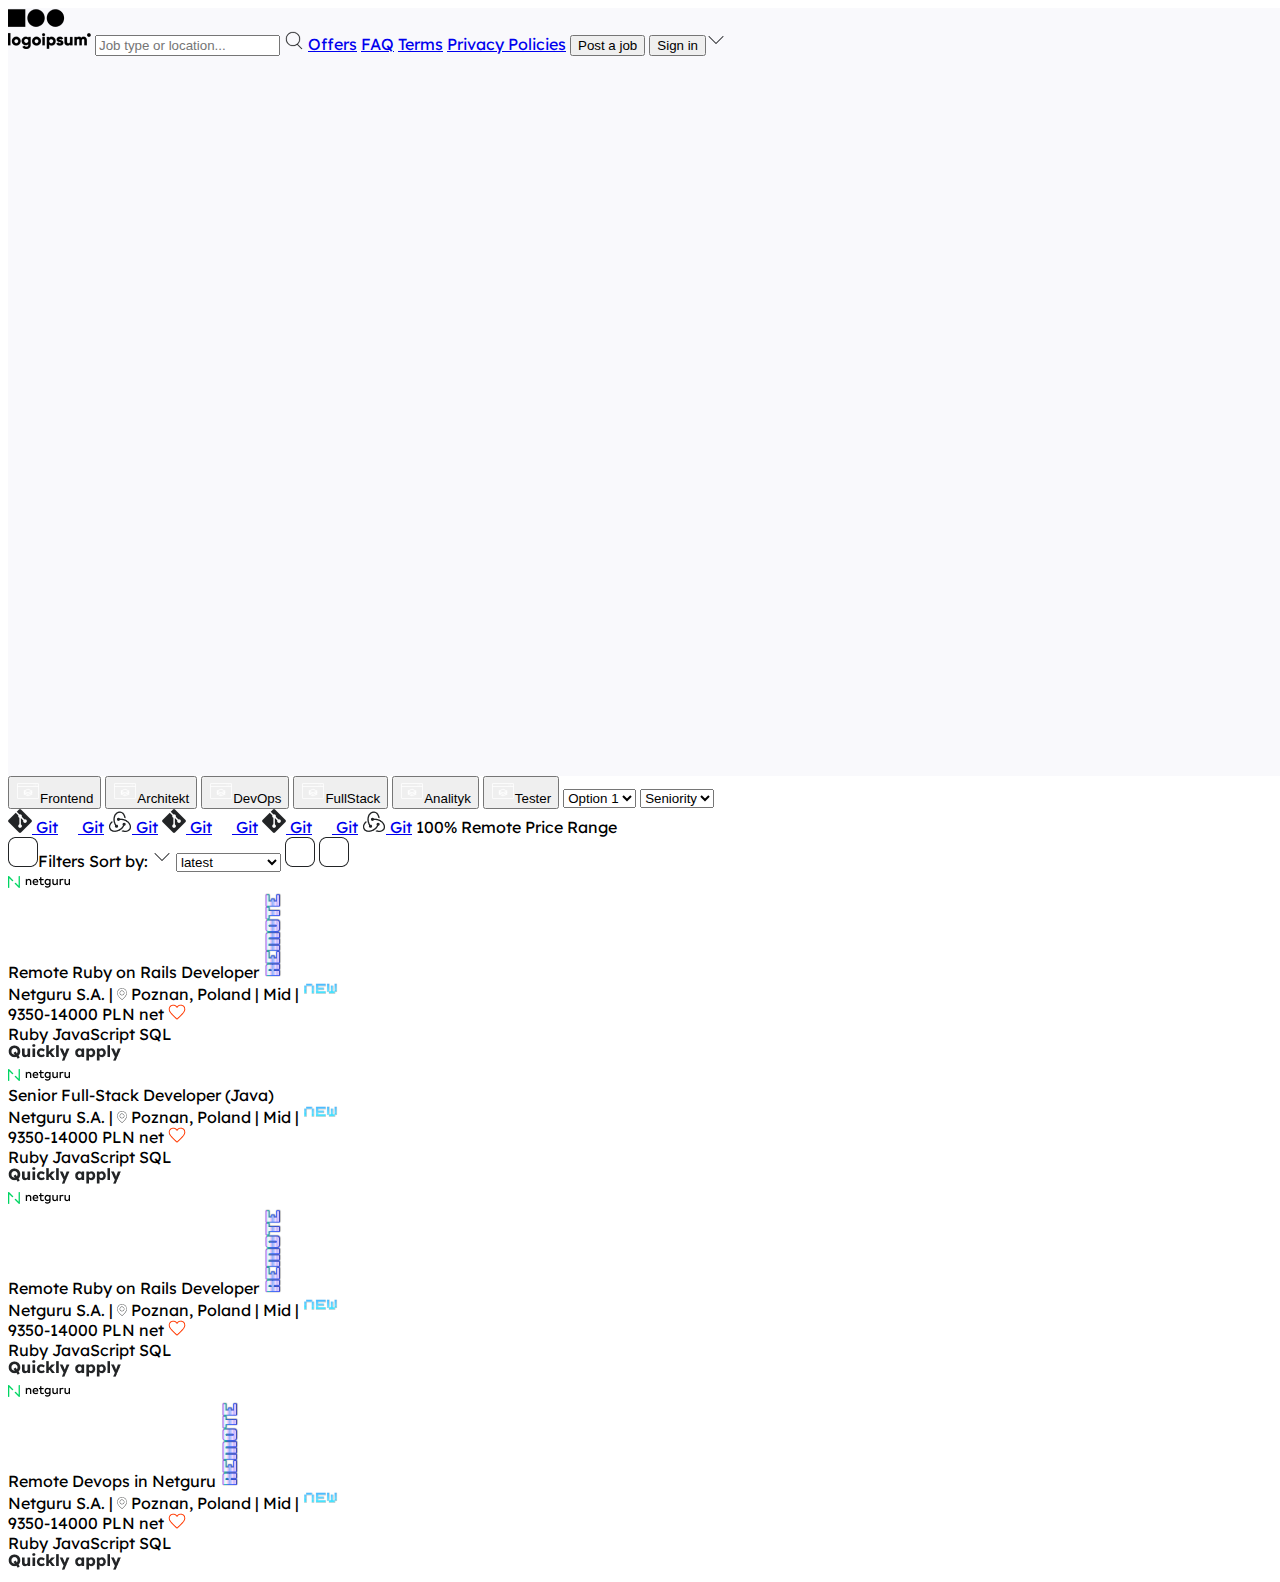
<file: Homework/index.html>
<!DOCTYPE html>

<html lang="en">

<head>
    <meta charset="utf-8" />
    <meta name="description" content="Strona treningowa do kursu HTML" />
    <meta name="author" content="Paweł S" />
    <meta name="keywords" content="pierwsza strona, trening, kurs, html, devstock" />
    <link rel="stylesheet" href="style.css" />
    <title>Homework HTML/CSS</title>
    <style>
        @import url('https://fonts.googleapis.com/css2?family=Lexend+Deca&display=swap');
    </style>
</head>

<body>
    <div class="container">
        <img src="./images/place-holder-logo 1.png">
        <input name="searchbar" type="search" placeholder="Job type or location...">
        <img src="./images/icon _ search.svg">
        <a href="file.html" target="_parent">Offers</a>
        <a href="file.html" target="_parent">FAQ</a>
        <a href="file.html" target="_parent">Terms</a>
        <a href="file.html" target="_parent">Privacy Policies</a>
        <button>Post a job</button>
        <button>Sign in</button><img src="./images/icon _ arrow down-black.png">
    </div>
    <div>
        <button><img src="./images/noun-fullstack-4517026.png" alt="ikonka">Frontend</button>
        <button><img src="./images/noun-fullstack-4517026.png" alt="ikonka">Architekt</button>
        <button><img src="./images/noun-fullstack-4517026.png" alt="ikonka">DevOps</button>
        <button><img src="./images/noun-fullstack-4517026.png" alt="ikonka">FullStack</button>
        <button><img src="./images/noun-fullstack-4517026.png" alt="ikonka">Analityk</button>
        <button><img src="./images/noun-fullstack-4517026.png" alt="ikonka">Tester</button>
        <select>
            <option>Option 1</option>
            <option>Option 2</option>
            <option>Option 3</option>
            <option>Option 4</option>
            <option>Option 5</option>
            <option>Option 6</option>
        </select>
        <select>
            <option>Seniority</option>
            <option>Option 2</option>
            <option>Option 3</option>
            <option>Option 4</option>
            <option>Option 5</option>
            <option>Option 6</option>
        </select>
    </div>
    <div>
        <span>
            <a href="page.html" target="_parent"><img src="images/Vector1.png"> Git</a>
            <a href="page.html" target="_parent"><img src="images/Vector2.png"> Git</a>
            <a href="page.html" target="_parent"><img src="images/Vector.png"> Git</a>
            <a href="page.html" target="_parent"><img src="images/Vector1.png"> Git</a>
            <a href="page.html" target="_parent"><img src="images/Vector2.png"> Git</a>
            <a href="page.html" target="_parent"><img src="images/Vector1.png"> Git</a>
            <a href="page.html" target="_parent"><img src="images/Vector2.png"> Git</a>
            <a href="page.html" target="_parent"><img src="images/Vector.png"> Git</a>
        </span>
        <span>
            <buton>100% Remote</buton>
            <buton>Price Range</buton>

        </span>
    </div>
    <div>
        <span><img src="images/Rectangle.png" alt="filters">Filters</span>
        <span>Sort by: <img src="images/icon _ arrow down-black.png">
            <select>
                <option selected>latest</option>
                <option>oldest</option>
                <option>highest salary</option>
                <option>lowest salary</option>
            </select></span>
        <img src="images/Rectangle.png">
        <img src="images/Rectangle.png">
    </div>
    <div>
        <div>
            <img src="images/Bitmap.png">
        </div>
        <div>
            <div>
                Remote Ruby on Rails Developer <img src="images/cooltext407791665034575 4.png">
            </div>
            <div>Netguru S.A. | <img src="images/map.png" alt="location"> Poznan, Poland | Mid | <img
                    src="images/coollogo_com-29208220 3.png" alt="new"></div>
        </div>
        <div>
            <div>
                9350-14000 PLN net <img src="images/heart.png" alt="heart">
            </div>
            <div>
                <span>Ruby</span>
                <span>JavaScript</span>
                <span>SQL</span>
            </div>

        </div>
        <div><img src="images/Remote Ruby on Rails.png" alt="Remote"></div>
    </div>

    <div>
        <div>
            <img src="images/Bitmap.png">
        </div>
        <div>
            <div>
                Senior Full-Stack Developer (Java)
            </div>
            <div>Netguru S.A. | <img src="images/map.png" alt="location"> Poznan, Poland | Mid | <img
                    src="images/coollogo_com-29208220 3.png" alt="new"></div>
        </div>
        <div>
            <div>
                9350-14000 PLN net <img src="images/heart.png" alt="heart">
            </div>
            <div>
                <span>Ruby</span>
                <span>JavaScript</span>
                <span>SQL</span>
            </div>

        </div>
        <div><img src="images/Remote Ruby on Rails.png" alt="Remote"></div>
    </div>

    <div>
        <div>
            <img src="images/Bitmap.png">
        </div>
        <div>
            <div>
                Remote Ruby on Rails Developer <img src="images/cooltext407791665034575 4.png">
            </div>
            <div>Netguru S.A. | <img src="images/map.png" alt="location"> Poznan, Poland | Mid | <img
                    src="images/coollogo_com-29208220 3.png" alt="new"></div>
        </div>
        <div>
            <div>
                9350-14000 PLN net <img src="images/heart.png" alt="heart">
            </div>
            <div>
                <span>Ruby</span>
                <span>JavaScript</span>
                <span>SQL</span>
            </div>

        </div>
        <div><img src="images/Remote Ruby on Rails.png" alt="Remote"></div>
    </div>

    <div>
        <div>
            <img src="images/Bitmap.png">
        </div>
        <div>
            <div>
                Remote Devops in Netguru <img src="images/cooltext407791665034575 4.png">
            </div>
            <div>Netguru S.A. | <img src="images/map.png" alt="location"> Poznan, Poland | Mid | <img
                    src="images/coollogo_com-29208220 3.png" alt="new"></div>
        </div>
        <div>
            <div>
                9350-14000 PLN net <img src="images/heart.png" alt="heart">
            </div>
            <div>
                <span>Ruby</span>
                <span>JavaScript</span>
                <span>SQL</span>
            </div>

        </div>
        <div><img src="images/Remote Ruby on Rails.png" alt="Remote"></div>
    </div>
</body>

</html>
</file>
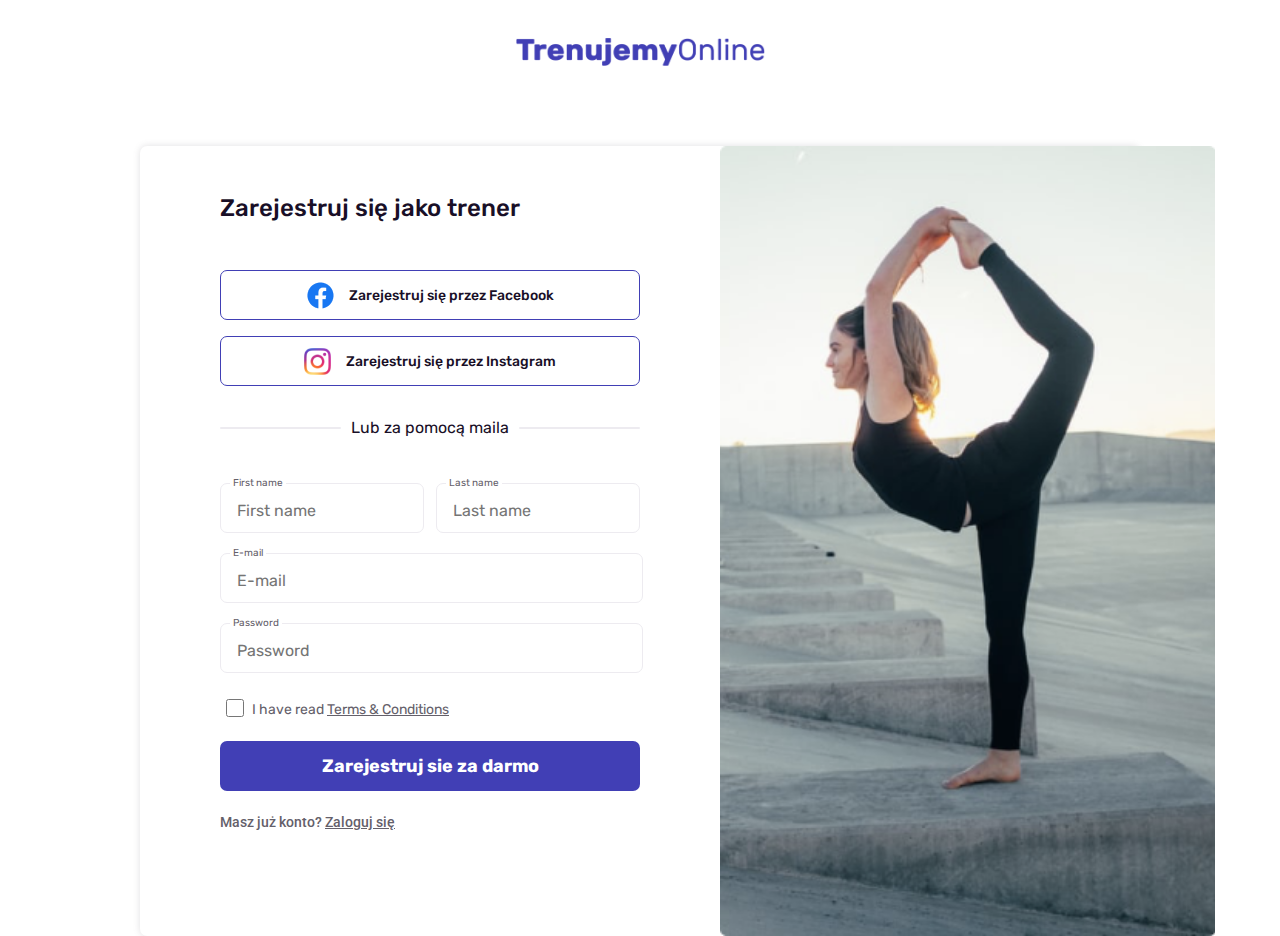
<file: registration-page/form.html>
<!DOCTYPE html>

<html lang="en">

<head>
    <meta charset="utf-8" />
    <meta name="description" content="Strona treningowa do kursu HTML">
    <meta name="author" content="Paweł S">
    <meta name="keywords" content="pierwsza strona, trening, kurs, html, devstock">

    <title>Strona treningowa</title>

    <link rel="preconnect" href="https://fonts.googleapis.com">
    <link rel="preconnect" href="https://fonts.gstatic.com" crossorigin>
    <link href="https://fonts.googleapis.com/css2?family=Roboto&family=Rubik:wght@400;500;700&display=swap"
        rel="stylesheet">
    <link rel="stylesheet" href="style.css" />
</head>

<body>
    <img src="images/logo.png" width="249px" />
    <div class="main">
        <div class="left">
            <div class="zarejestruj">Zarejestruj się jako trener</div>
            <div><button id="social_media"><img src="images/fb.png">Zarejestruj się przez Facebook</button></div>
            <div><button id="social_media"><img src="images/instagram.png">Zarejestruj się przez Instagram</button>
            </div>
            <div class="divider">
                <div></div>
                <span>Lub za pomocą maila</span>
                <div></div>
            </div>
            <div class="wrapper">
                <div class="form-short">
                    <label class="label">First name</label>
                    <input class="field-short" type="text" placeholder="First name" name="name">
                </div>
                <div class="form-short">
                    <label class="label">Last name</label>
                    <input class="field-short" type="text" placeholder="Last name" name="name">
                </div>
            </div>
            <div class="wrapper2">
                <div class="form-long">
                    <label class="label">E-mail</label>
                    <input class="field-long" type="email" placeholder="E-mail" name="mail">
                </div>
                <div class="form-long">
                    <label class="label">Password</label>
                    <input class="field-long" type="password" placeholder="Password" name="pass">
                </div>
            </div>

            <div class="terms"><input type="checkbox" class="checkbox">I have read <a href="terms.txt" target="_blank">
                    Terms & Conditions</a></div>
            <div><button class="zarejestruj-button" type="submit">Zarejestruj sie za darmo</button></div>
            <div class="zaloguj">Masz już konto? <a href="loginpage.html" target="_parent">Zaloguj się</a> </div>

        </div>
        <div class="right"><img src="images/image 37.png" height="790px"></div>


    </div>

</body>

</html>
</file>
<file: Homework/style.css>
body {
  font-family: "Lexend Deca", sans-serif;
  /*  justify-content: center;
  display: flex;*/
}

.container {
  width: 1366px;
  height: 768px;
  background-color: #f9f9fc;
  position: relative;
}
</file>
<file: registration-page/style.css>
.conteeiner {
  width: 1080px;
}
body {
  display: flex;
  flex-direction: column;
  align-items: center;
  font-family: "Rubik", sans-serif;
  color: #190f27;
}
body > img {
  padding-top: 30px;
  padding-bottom: 40px;
}

.main {
  width: 1000px;
  padding: 0px;
  position: relative;
  top: 40px;
  box-shadow: 0px 0px 7px rgba(100, 96, 106, 0.2);
  border-radius: 7px;
  display: flex;
  justify-content: space-between;
}
.left {
  display: flex;
  flex-direction: column;
  position: relative;
  width: 420px;
  flex-grow: 1;
  margin: 0 80px;
}
.zarejestruj {
  font-family: "Rubik";
  font-style: normal;
  font-weight: 500;
  font-size: 24px;
  line-height: 28px;
  margin-top: 48px;
  margin-bottom: 48px;
}
#social_media {
  font-family: "Rubik";
  font-style: normal;
  font-weight: 500;
  font-size: 14px;
  line-height: 17px;
  color: #190f27;
  border-style: solid;
  border-color: #413fb5;
  border-radius: 7px;
  display: flex;
  box-sizing: border-box;
  justify-content: center;
  align-items: center;
  width: 420px;
  height: 50px;
  border-width: 1.5px;
  background-color: #ffffff;
  margin-bottom: 16px;
}
#social_media img {
  margin-right: 15px;
}
.divider {
  display: flex;
  justify-content: center;
  align-items: center;
  margin-bottom: 30px;
}

.divider span {
  margin: 16px 10px;
}

.divider div {
  flex-grow: 1;
  background-color: #edebf0;
  height: 2px;
  border-radius: 18px;
}
.field-short {
  border: 1px solid #edebf0;
  border-radius: 7px;
  width: 204px;
  height: 50px;
  padding-top: 6px;
  padding-left: 16px;
  color: #190f27;
  margin-bottom: 20px;
  box-sizing: border-box;
  font-family: "Rubik";
  font-style: normal;
  font-weight: 400;
  font-size: 16px;
  line-height: 23px;
  letter-spacing: -0.0571429;
}
.field-long {
  border: 1px solid #edebf0;
  border-radius: 7px;
  width: 423px;
  height: 50px;
  padding-top: 6px;
  padding-left: 16px;
  color: #190f27;
  margin-bottom: 20px;
  box-sizing: border-box;
  font-family: "Rubik";
  font-style: normal;
  font-weight: 400;
  font-size: 16px;
  line-height: 23px;
  letter-spacing: -0.0571429px;
}
.wrapper {
  display: flex;
  justify-content: space-between;
}
.wrapper2 {
  display: flex;
  flex-direction: column;
}
.form-short {
  position: relative;
}
.form-long {
  position: relative;
}

.label {
  position: absolute;
  top: -6px;
  left: 10px;
  font-size: 10px;
  font-weight: 400;
  color: #64606a;
  background-color: #ffffff;
  padding: 0px 3px;
}
.right {
  display: flex;
  justify-content: flex-end;
  align-content: end;
}
.checkbox {
  position: relative;
  width: 18px;
  height: 18px;
  left: 2px;
  top: 3px;
  margin-right: 10px;
}
.terms {
  font-family: "Rubik";
  font-style: normal;
  font-weight: 400;
  font-size: 14px;
  line-height: 22px;
  color: #64606a;
}
.terms a {
  color: #64606a;
}

.zarejestruj-button {
  width: 420px;
  height: 50px;
  left: 503px;
  top: 793px;
  background: #413fb5;
  border-radius: 7px;
  margin: 20px 0px;
  font-family: "Rubik";
  font-style: normal;
  font-weight: 700;
  font-size: 18px;
  line-height: 21px;
  border-style: hidden;
  color: #ffffff;
}
.zaloguj {
  font-family: "Roboto";
  font-style: normal;
  font-weight: 500;
  font-size: 14px;
  line-height: 22px;
  color: #64606a;
}
.zaloguj a {
  color: #64606a;
}
</file>
